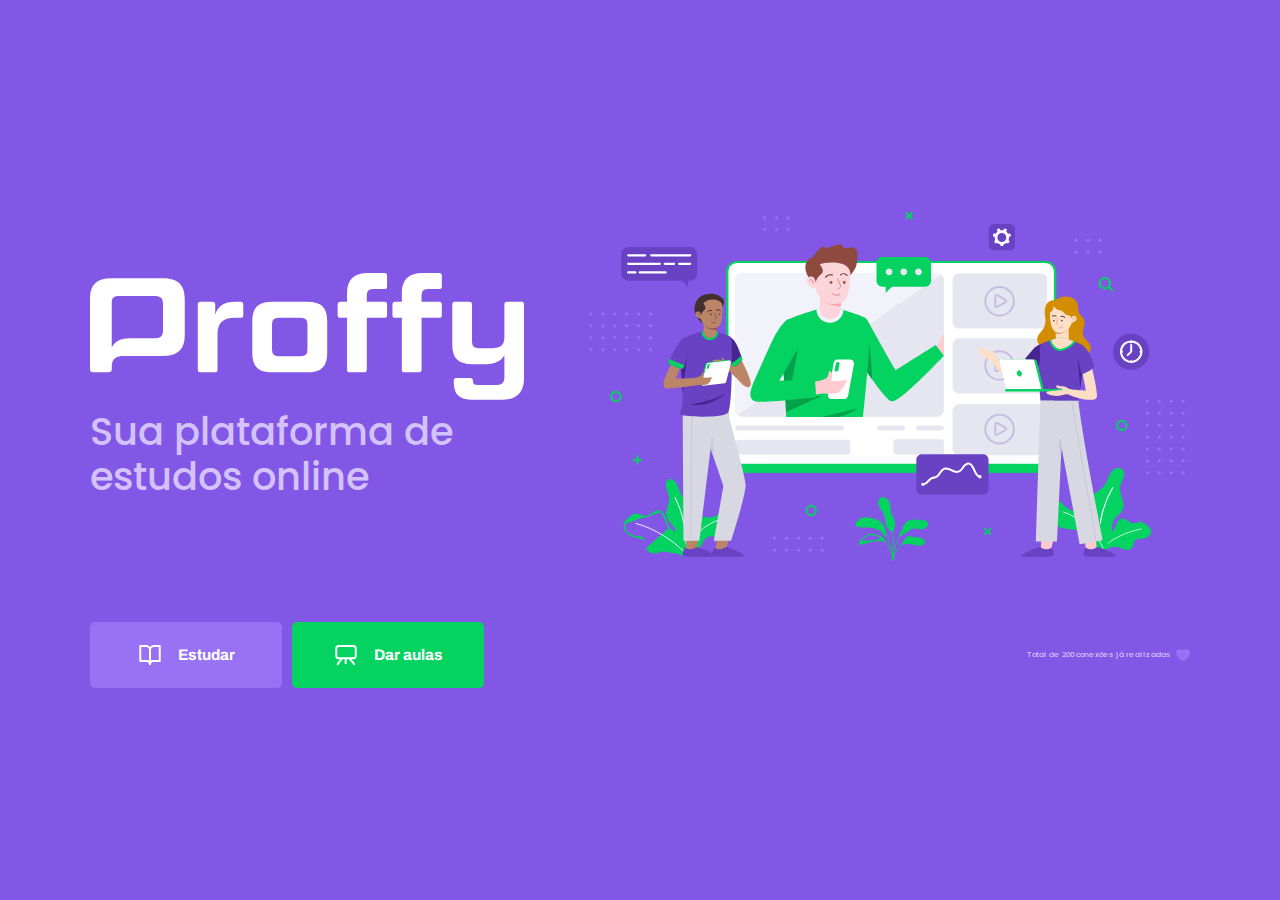
<file: index.html>
<!DOCTYPE html>
<html lang="pt_br">
    <head>
        <meta charset="UTF-8">
        <meta name="viewport" content="width=device-width, initial-scale=1.0">
        <meta name="theme-color" content="#8257E5">
        <title>Proffy | Sua plataforma de estudos online</title>

        <link rel="shortcut icon" href="/images/favicon.png" type="image/png"> 
        <link rel="stylesheet" href="/styles/main.css">
        <link rel="stylesheet" href="/styles/partials/page-landing.css">
        <link href="https://fonts.googleapis.com/css2?family=Archivo:wght@400;700&amp;family=Poppins:wght@400;600&amp;display=swap" rel="stylesheet">

    </head>
    <body id="page-landing">

        <div id="container">
            <div class="logo-container">
                <img src="/images/logo.svg" alt="Proffy">
                <h2>Sua plataforma de estudos online</h2>
            </div>

            <img class="hero-image" src="/images/landing.svg" alt="Paltaforma de estudos">

            <div class="buttons-container">
                <a class="study" href="/study.html">
                    <img src="/images/icons/study.svg" alt="Estudar">Estudar
                </a>       
                <a class="give-classes" href="/give-classes.html">
                    <img src="/images/icons/give-classes.svg" alt="Dar aulas">Dar aulas
                </a>
            </div>

            <p class="total-connections">Total de 200 conexões já realizadas
                <img src="/images/icons/purple-heart.svg" alt="Coração roxo">
            </p>

        </div>

    </body>
</html>
</file>
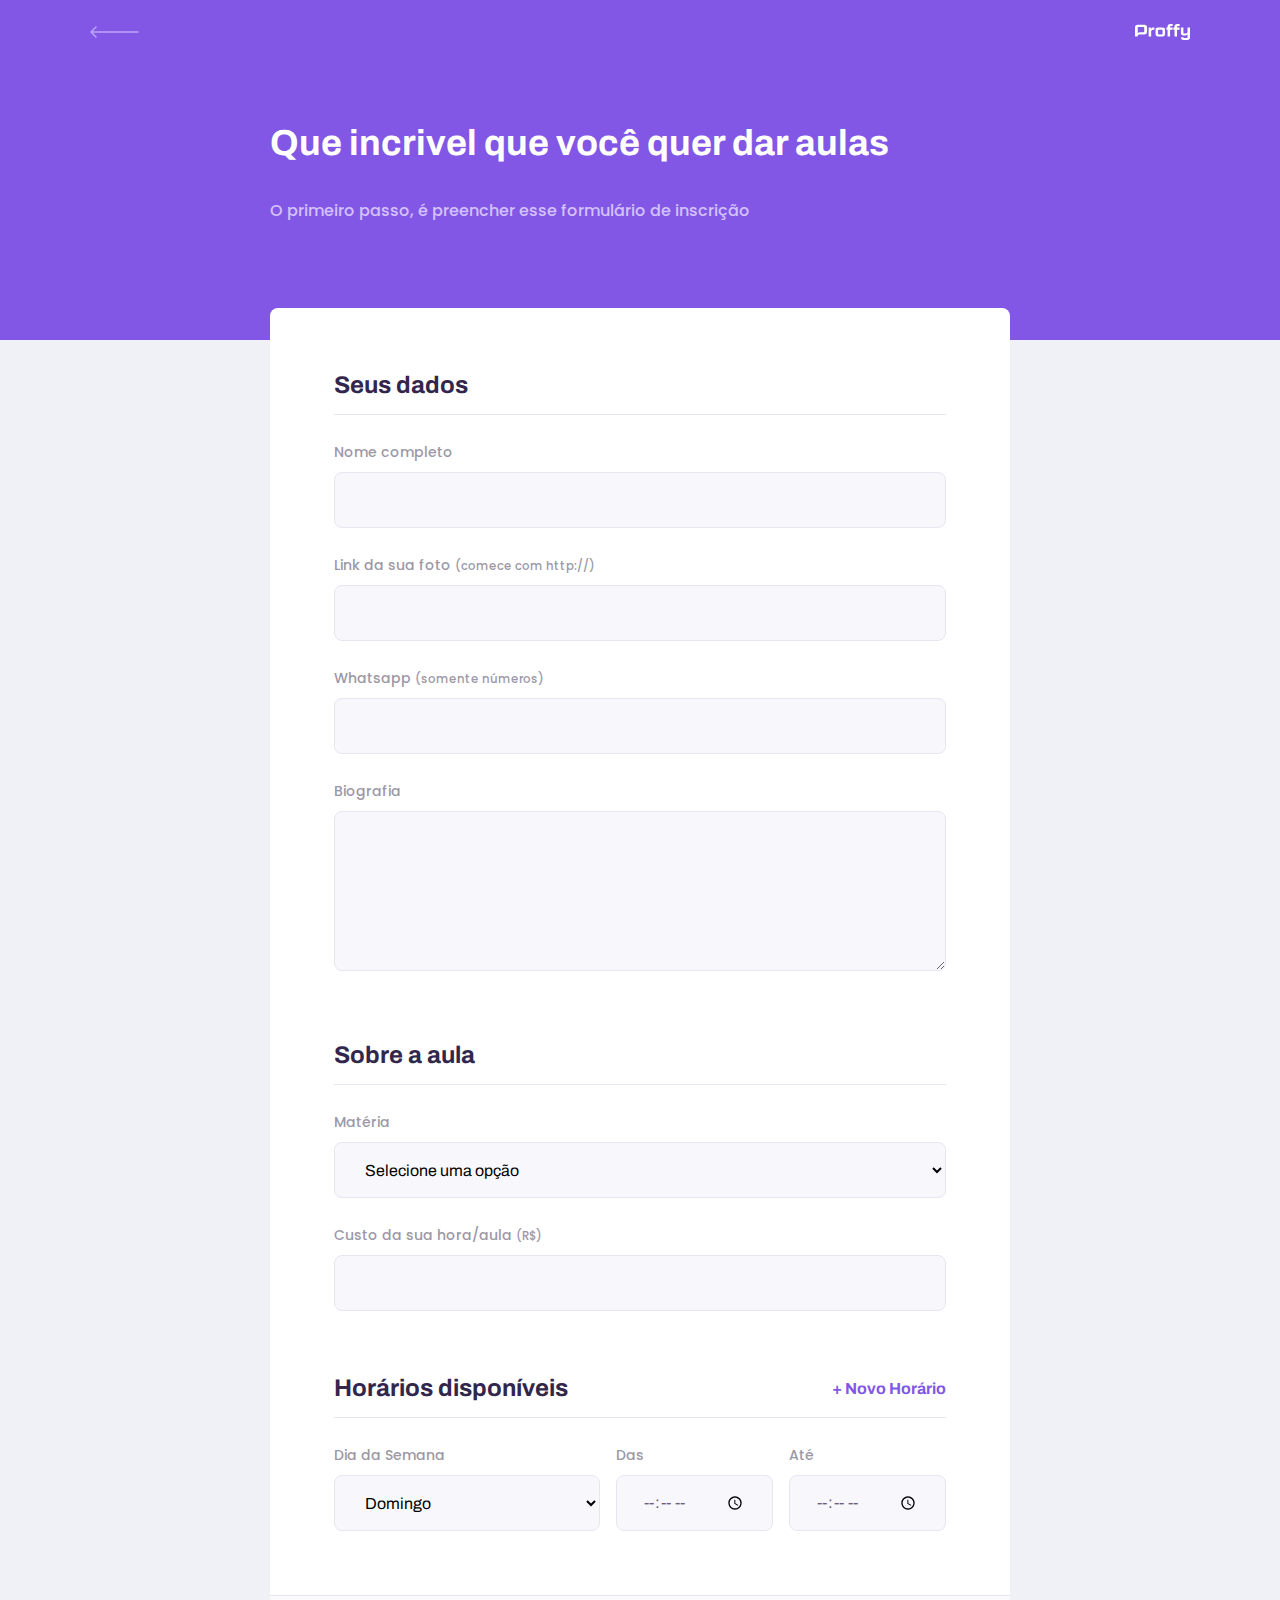
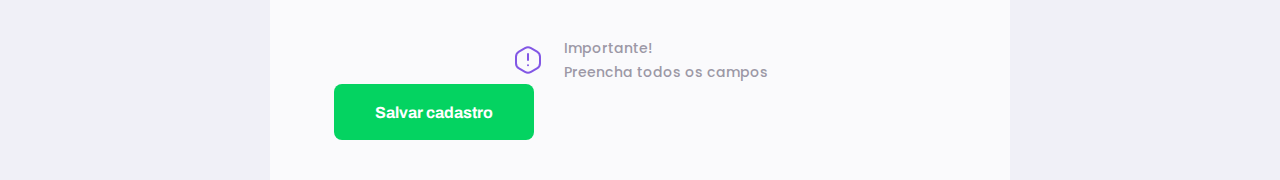
<file: give-classes.html>
<!DOCTYPE html>
<html lang="pt_br">
    <head>
        <meta charset="UTF-8">
        <meta name="viewport" content="width=device-width, initial-scale=1.0">
        <title>Proffy | Sua plataforma de estudos online</title>

        <link rel="stylesheet" href="/styles/main.css">
        <link rel="stylesheet" href="/styles/partials/header.css">
        <link rel="stylesheet" href="/styles/partials/forms.css">
        <link rel="stylesheet" href="/styles/partials/page-give-classes.css">

        <link href="https://fonts.googleapis.com/css2?family=Archivo:wght@400;700&amp;family=Poppins:wght@400;600&amp;display=swap" rel="stylesheet">
        
    </head>
    
    <script src="/scripts/addFields.js" defer></script>

    <body id="page-give-classes">

        <div id="container">
            <header class="page-header">
                <div class="top-bar-container">
                    <a href="/">
                        <img src="/images/icons/back.svg" alt="Voltar">
                    </a>
                    <img src="/images/logo.svg" alt="Proffy">
                </div>
                <div class="header-content">
                    <strong>Que incrivel que você quer dar aulas</strong>
                    <p>O primeiro passo, é preencher esse formulário de inscrição</p>
                </div>
            </header>
            <main>
                <form action="" id="create-class">
                    <fieldset>
                        <legend>Seus dados</legend>

                        <div class="input-block">
                            <label for="name">Nome completo</label>
                            <input name="name" id="name" required>
                        </div>

                        <div class="input-block">
                            <label for="avatar">Link da sua foto <small>(comece com http://)</small></label>
                            <input name="avatar" id="avatar" type="url" required>
                        </div>

                        <div class="input-block">
                            <label for="whatsapp">Whatsapp <small>(somente números)</small></label>
                            <input name="whatsapp" id="whatsapp" type="number" required>
                        </div>

                        <div class="textarea-block">
                            <label for="name">Biografia</label>
                            <textarea name="bio" id="bio" required></textarea>
                        </div> 
                    </fieldset>

                    <fieldset>
                        <legend>Sobre a aula</legend>
                        <div class="select-block">
                            <label for="subject"> Matéria</label>
                            <select name="subject" id="subject" required>
                                <option value="">Selecione uma opção</option>
                                <option value="1">Artes</option>
                                <option value="2">Biologia</option>
                                <option value="3">Ciências</option>
                                <option value="4">Educação física</option>
                                <option value="5">Física</option>
                                <option value="6">Geografia</option>
                                <option value="7">História</option>
                                <option value="8">Matemática</option>
                                <option value="9">Português</option>
                                <option value="10">Química</option>
                            </select>
                        </div>
                        <div class="input-block">
                            <label for="cost"> Custo da sua  hora/aula
                                <small>(R$)</small>
                            </label>
                            <input type="cost" id="cost" type="number" required>
                        </div>
                    </fieldset>

                    <fieldset id="schedule-items">
                        <legend>Horários disponíveis
                            <button type="button" id="add-time">+ Novo Horário</button>
                        </legend>
                        <div class="schedule-item">
                            <div class="select-block">
                                <label for="weekday">Dia da Semana</label>
                                <select name="weekday[]" required>
                                    <option value="0">Domingo</option>
                                    <option value="1">Segunda-feira</option>
                                    <option value="2">Terça-feira</option>
                                    <option value="3">Quarta-feira</option>
                                    <option value="4">Quinta-feira</option>
                                    <option value="5">Sexta-feira</option>
                                    <option value="6">Sábado</option>
                                </select>
                            </div>
                            <div class="input-block">
                                <label for="time_from">Das</label>
                                <input type="time" name="time_from[]" required>
                            </div>
                            <div class="input-block">
                                <label for="time_to">Até</label>
                                <input type="time" name="time_to[]" required>
                            </div>                            
                        </div>
                    </fieldset>
                </form>
                <footer>
                    <p>
                        <img src="/images/icons/warning.svg" alt="Aviso importante">
                        Importante! <br>
                        Preencha todos os campos
                    </p>
                    <button type="submit" form="create-class">Salvar cadastro</button>
                </footer>
            </main>
        </div>

    </body>
</html>
</file>
<file: styles/main.css>
:root {
    --color-background: #F0F0F7;
    --color-primary-lighter: #9871F5;
    --color-primary-light: #916BEA;
    --color-primary: #8257E5;
    --color-primary-dark: #774DD6;
    --color-primary-darker: #6842c2;
    --color-secondary: #04D361;
    --color-secondary-dark: #04BF58;
    --color-title-in-primary: #FFFFFF;
    --color-text-in-primary: #D4C2FF;
    --color-text-title: #32264D;
    --color-text-complement: #9C98A6;
    --color-text-base: #6A6180;
    --color-line-in-white: #E6E6F0;
    --color-input-background: #F8F8FC;
    --color-button-text: #FFFFFF;
    --color-box-base: #FFFFFF;
    --color-box-footer: #FAFAFC;
    --color-small-info: #C1BCCC;

    /*tamanho da fonte padrão: 16px - 100% - 1rem*/
    --font-size: 60%; /* controle das medidas rem */
}

* {
    margin: 0;
    padding: 0;
    box-sizing: border-box;
}

html,body {
    height: 100vh;
}

body {
    background-color: var(--color-background);
    display: flex;
    align-items: center;
    justify-content: center;
}

body,
input,
button,
textarea {
    font: 500 1.6rem Poppins;
    color: var(--color-text-base);
}

#conteiner {
    width: 90vw;
    max-width: 700px;
}

@media (min-width:700px){
    :root{
        font-size: 62.5%;
    }
}
</file>
<file: styles/partials/page-landing.css>
#page-landing{
    background: var(--color-primary);
 }

 #page-landing #container{
     color: var(--color-text-in-primary);
 }

.logo-container img{
     height: 10rem;
}

.logo-container {
    text-align: center;
    margin-bottom: 3.2rem;
}

.logo-container h2{
    font-weight: 500;
    font-size: 6rem;
    line-height: 7rem;
    margin-top: 0.8rem;
}
 .hero-image {
    width: 100%;
}

.buttons-container{
    display: flex;
    justify-content: center;
    margin: 3.2rem 0;
}

.buttons-container a {
    width: 30rem;
    height: 10.4rem;
    border-radius: 0.8rem;
    margin-right: 1.6rem;
    font: 700 2.4rem Archivo;
    display: flex;
    align-items: center;
    justify-content: center;
    text-decoration: none;
    color: var(--color-button-text);
    transition: background 0.2s;
}

.buttons-container a img{
    width: 4rem;
    margin-right: 2.4rem;
}

.buttons-container a.study {
    background: var(--color-primary-lighter);
}

.buttons-container a.study:hover {
    background: var(--color-primary-light);
}

.buttons-container a.give-classes {
    background: var(--color-secondary);
    margin-right: 0;
}

.buttons-container a.give-classes:hover {
    background: var(--color-secondary-dark);
    margin-right: 0;
}

.total-connections {
    font-size: 1.8rem;
    display: flex;
    align-items: center;
    justify-content: center;
}

.total-connections img {
    margin-left: 0.8rem;
}

@media (min-width:699px) {
    :root{
        font-size: 40%;
    }
}

@media (min-width: 1100px) {
    #page-landing #container    {
        max-width: 1100px;
        display: grid;
        grid-template-columns: 2fr 1fr 2fr;
        grid-template-rows: 350px 1fr;
        grid-template-areas:
        "proffy image image"
        "button button texting";

        gap: 60px;
    }

    .logo-container {
        grid-area: proffy;
        text-align: initial;
        align-self: center;
        margin: 0;
    }
    .logo-container img{
        height: 127px;
    }

    .hero-image {
        grid-area: image;
        height: 350px;
    }
    .buttons-container {
        grid-area: button;
        justify-content: flex-start;
        margin: 0;
    }
    .total-connections {
        grid-area: texting;
        justify-self: end;
        font-size: 1.2rem;
    }

}
</file>
<file: styles/partials/header.css>
.page-header {
    background-color: var(--color-primary);
    display: flex;
    flex-direction: column;
}

.page-header .top-bar-container {
    width: 90%;
    margin: 0 auto;

    display: flex;
    align-items: center;
    justify-content: space-between;

    padding: 1.6rem 0;
}

.page-header .top-bar-container a {
    height: 3.2rem;
    transition: opacity 0.2s;
}

.page-header .top-bar-container a:hover {
    opacity: 0.6;
}

.page-header .top-bar-container > img {
    height: 1.6rem;
}

.page-header .header-content {
    width: 90%;
    margin: 3.2rem auto;
    position: relative;
}

.page-header .header-content strong {
    font: 700 3.6rem Archivo;    
    line-height: 4.2rem;
    color: var(--color-title-in-primary);
}

.page-header .header-content p {
    max-height: 30rem;
    font-size: 1.6rem;
    line-height: 4.6rem;
    color: var(--color-text-in-primary);
    margin-top: 2.4rem;
}

@media (min-width:700px){

    .page-header{
        height: 340px;
    }

    .page-header .top-bar-container {
        max-width: 1100px;
    }

    .page-header .header-content {
        max-width: 740px;

        margin: 0 auto;

        flex: 1 1;
        padding-bottom: 48px;
        display: flex;
        flex-direction: column;
        justify-content: center;
    }
}
</file>
<file: styles/partials/forms.css>
.select-block label,
.input-block label,
.textarea-block label {
    font-size: 1.4rem;
    color: var(--color-text-complement);
}

.input-block input, 
.select-block select,
.textarea-block textarea { 
    width: 100%;
    height: 5.6rem;
    margin-top: 0.8rem;
    border-radius: 0.8rem;
    background: var(--color-input-background);
    border: 1px solid var(--color-line-in-white);
    outline: 0;
    padding: 0 1.6em;
    font: 1.6rem Archivo
}
.textarea-block textarea { 
    padding: 1.2rem 1.6rem;
    height: 16rem;

    resize: vertical;
}

.input-block,
.textarea-block {
    position: relative;
}

.input-block:focus-within::after,
.textarea-block:focus-within::after {
    content: "";

    width: calc(100% - 3.2rem);
    height: 2px;
    background: var(--color-primary-light);

    position: absolute;
    left: 1.6rem;
    bottom:0px;
}
</file>
<file: styles/partials/page-give-classes.css>
#page-give-classes #container{
    width: 100vw;
    height: 100vh;
}

#page-give-classes main{
    background: var(--color-box-base);
    width: 100%;
    max-width: 74rem;
    border-radius: .8rem;
    margin: -3.2rem auto 3.2rem;
    padding-top: 6.4rem;
}

#page-give-classes fieldset{
    border: none;

    padding: 0 2.4rem;
}

#page-give-classes fieldset legend{
    font: 700 2.4rem Archivo;
    color: var(--color-text-title);
    margin-bottom: 2.4rem;
    display: flex;
    align-items: center;
    justify-content: space-between;
    width: 100%;
    padding-bottom: 1.6rem;
    border-bottom: 1px solid var(--color-line-in-white);
}

#page-give-classes fieldset legend button{
    background: none;
    border: 0;
    color: var(--color-primary);
    font: 700 1.6rem Archivo;
    cursor: pointer;
    transition: 0.2s;
}

#page-give-classes fieldset legend button:hover{
    transform: translateY(-5px);
    color: var(--color-primary-dark);
}

#page-give-classes .page-header .header-content{
    margin-bottom: 6.4rem;
}

#page-give-classes fieldset+fieldset{
    margin-top: 6.4rem;
}

#page-give-classes .input-block+.input-block,
#page-give-classes .input-block+.textarea-block,
#page-give-classes .select-block+.input-block{
    margin-top: 2.4rem;
}

#page-give-classes main footer{
    padding: 4rem 2.4rem;
    background: var(--color-box-footer);
    border-top: 1px solid var(--color-line-in-white);
    margin-top: 6.4rem;
}


#page-give-classes main footer p {
    display: flex;
    align-items: center;
    justify-content: center;
    font-size: 1.4rem;
    line-height: 2.4rem;
    color: var(--color-text-complement);
}

#page-give-classes main footer p img{
    margin-right: 2rem;
}

#page-give-classes main footer button{
    width: 100%;
    height: 5.6rem;
    background: var(--color-secondary);
    color: var(--color-button-text);
    border: 0;
    border-radius: .8rem;
    cursor: pointer;
    font: 700 1.6rem Archivo;
    display: flex;
    align-items: center;
    justify-content: center;
    text-decoration: none;
    transition: 0.2s;
    margin-top: 3.2rem;
}

#page-give-classes main footer button:hover{
    background: var(--color-secondary-dark);
}

.schedule-item+.schedule-item{
    margin-top: 3.2rem;
    padding-top: 3.2rem;
    border-top: 1px solid var(--color-line-in-white) ;
}


@media (min-width: 700px){
    #page-give-classes #container {
        max-width: 100vw;
    }

    #page-give-classes .page-header .header-content{
        margin-bottom: 0;
    }

    #page-give-classes main fieldset {
        padding: 0 64px;
    }

    .schedule-item {
        display: grid;
        grid-template-columns: 2fr 1fr 1fr;
        gap: 1.6rem;
    }

    .schedule-item .input-block {
        margin-top: 0;
    }

    #page-give-classes #schedule-items .select-block+.input-block,
    #page-give-classes #schedule-items .input-block+.input-block {
        margin-top: 0;
    }

    #page-give-classes main footer {
        padding: 40px 64px;
        align-items: center;
        justify-content: space-between;
    }

    #page-give-classes main footer button {
        margin-top: 0;
        width: 200px;

    }
    
    
}
</file>
